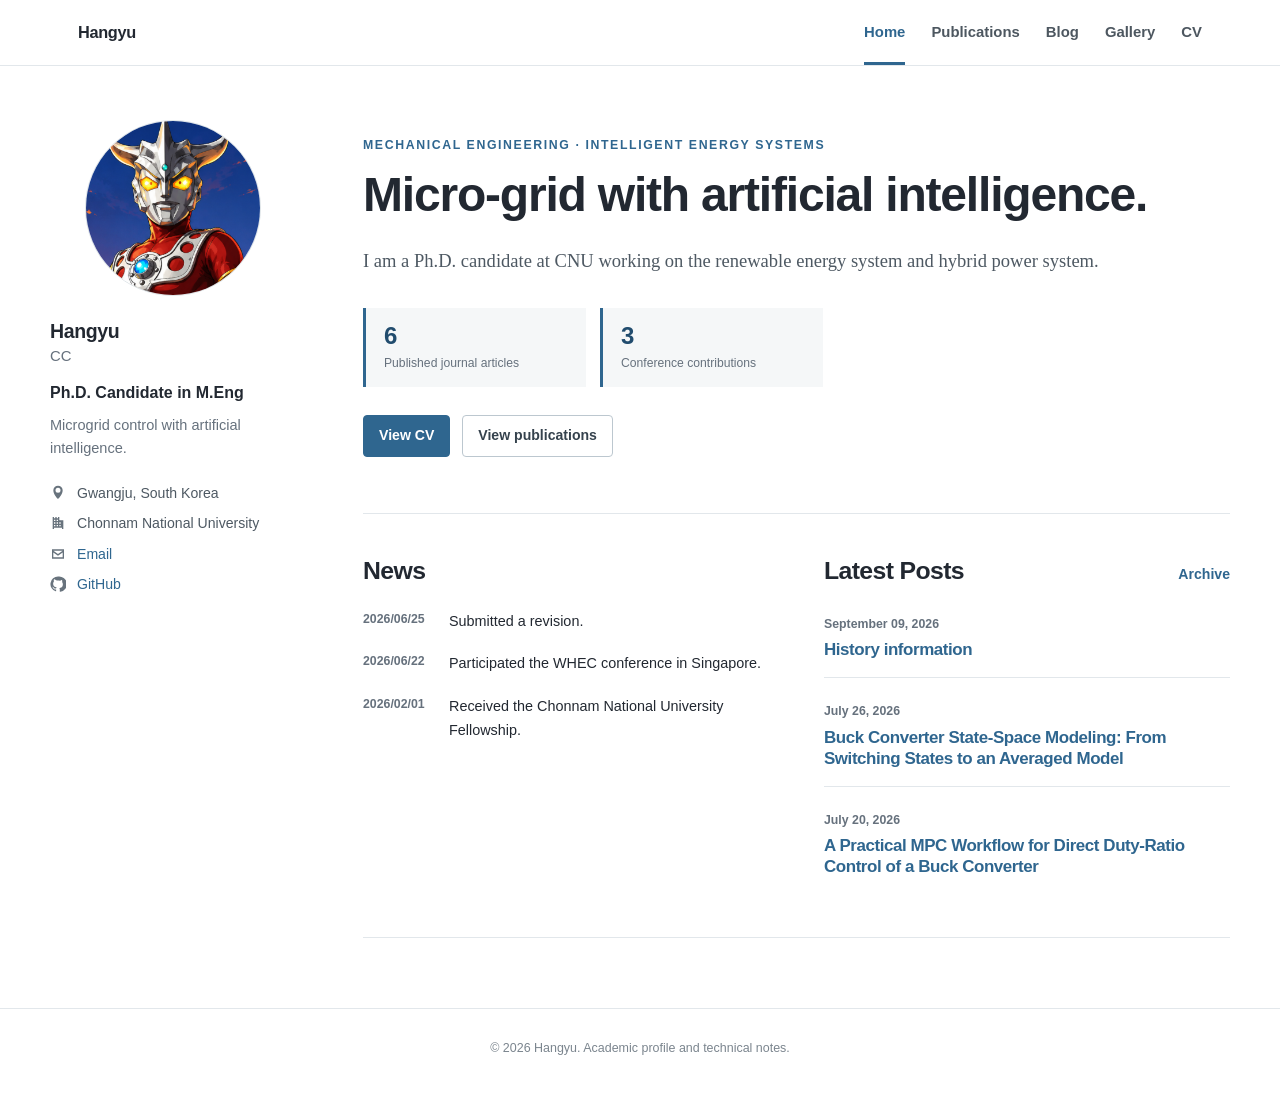
<file: index.html>
<!-- Force GitHub Pages redeployment -->
<!doctype html>
<html lang="en">
<head>
  <meta charset="utf-8">
  <meta name="viewport" content="width=device-width, initial-scale=1">
  <meta name="description" content="Academic profile and publications of Cheng Hangyu, a Ph.D. candidate working on intelligent control and hydrogen energy systems.">
  <title>Cheng Hangyu</title>
  <link rel="stylesheet" href="assets/css/style.css?v=20260914-1">
</head>
<body data-page="home">
  <noscript>This website requires JavaScript to render its content.</noscript>
  <script src="assets/js/blog-index.js?v=20260914-1"></script>
  <script src="assets/js/site-data.js?v=20260914-1"></script>
  <script src="assets/js/site.js?v=20260914-1"></script>
</body>
</html>
</file>
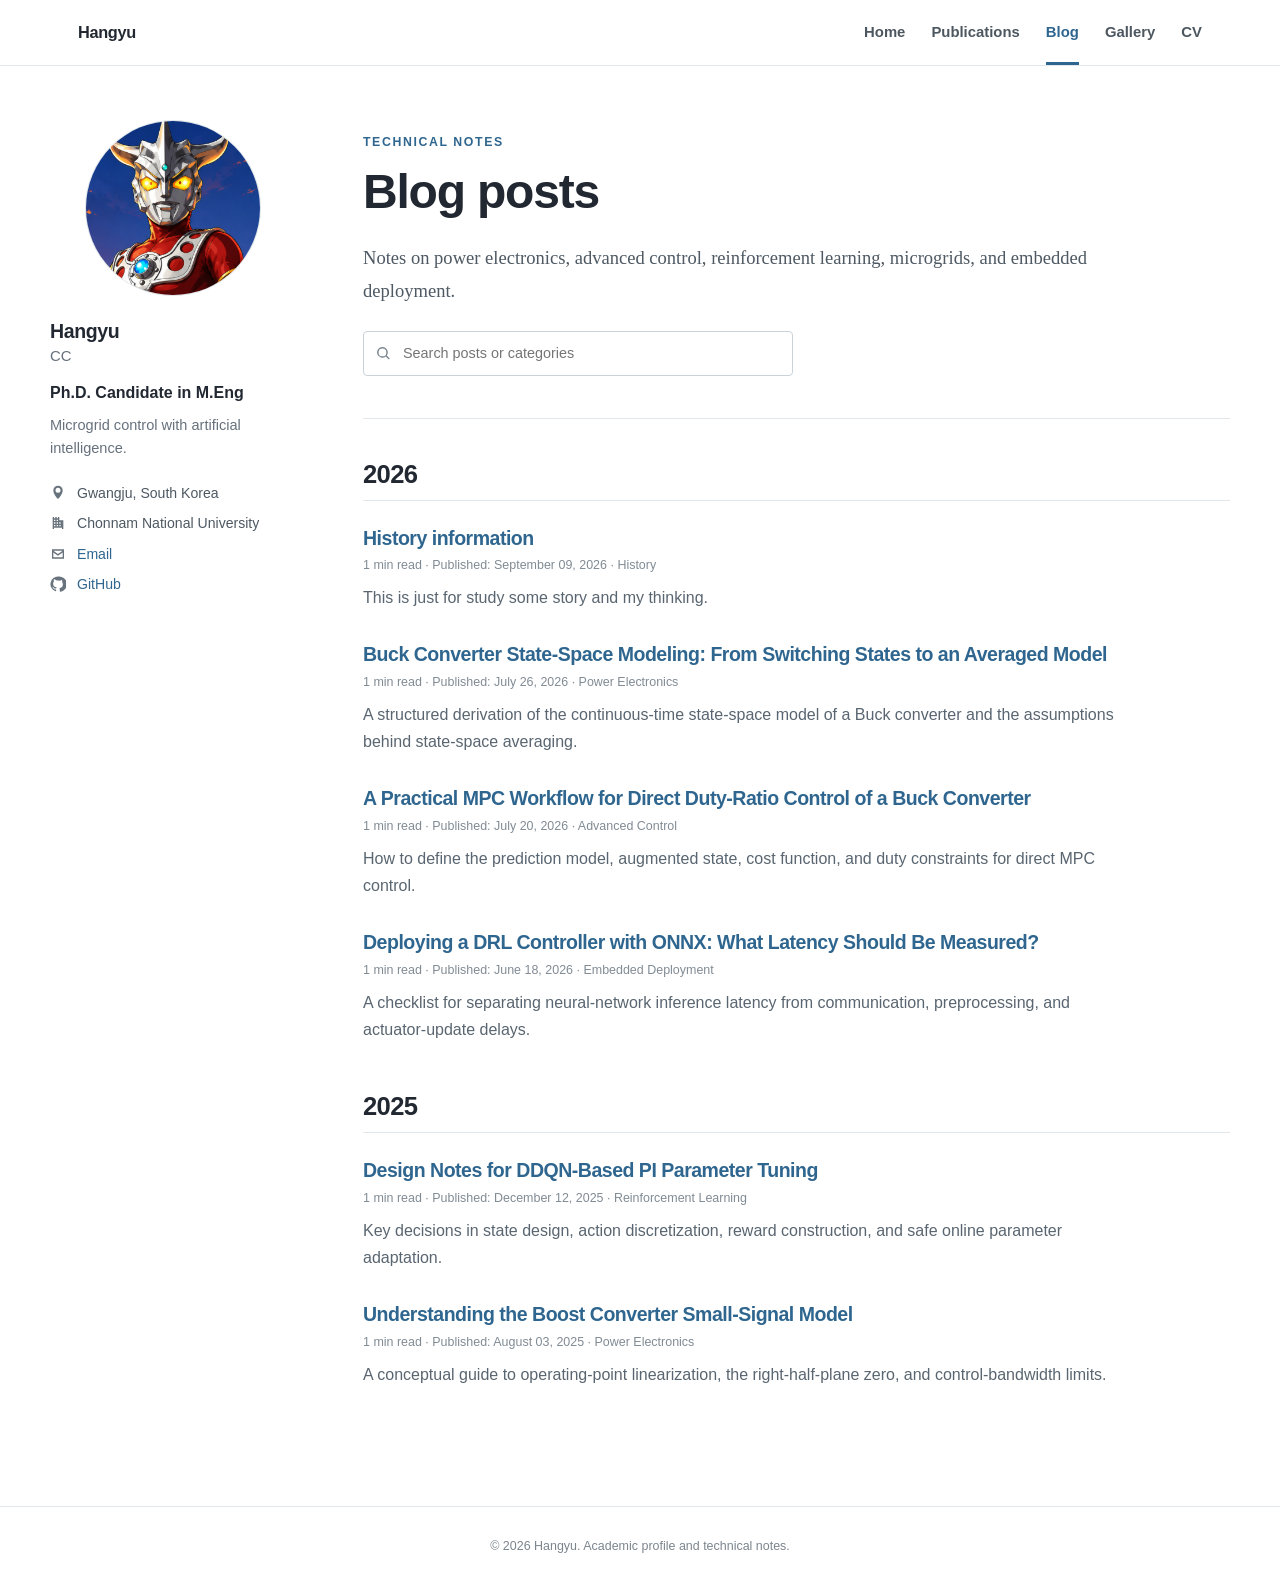
<file: blog.html>
<!doctype html>
<html lang="en">
<head>
  <meta charset="utf-8">
  <meta name="viewport" content="width=device-width, initial-scale=1">
  <meta name="description" content="Academic profile and publications of Cheng Hangyu, a Ph.D. candidate working on intelligent control and hydrogen energy systems.">
  <title>Cheng Hangyu</title>
  <link rel="stylesheet" href="assets/css/style.css?v=20260914-1">
</head>
<body data-page="blog">
  <noscript>This website requires JavaScript to render its content.</noscript>
  <script src="assets/js/blog-index.js?v=20260914-1"></script>
  <script src="assets/js/site-data.js?v=20260914-1"></script>
  <script src="assets/js/site.js?v=20260914-1"></script>
</body>
</html>
</file>
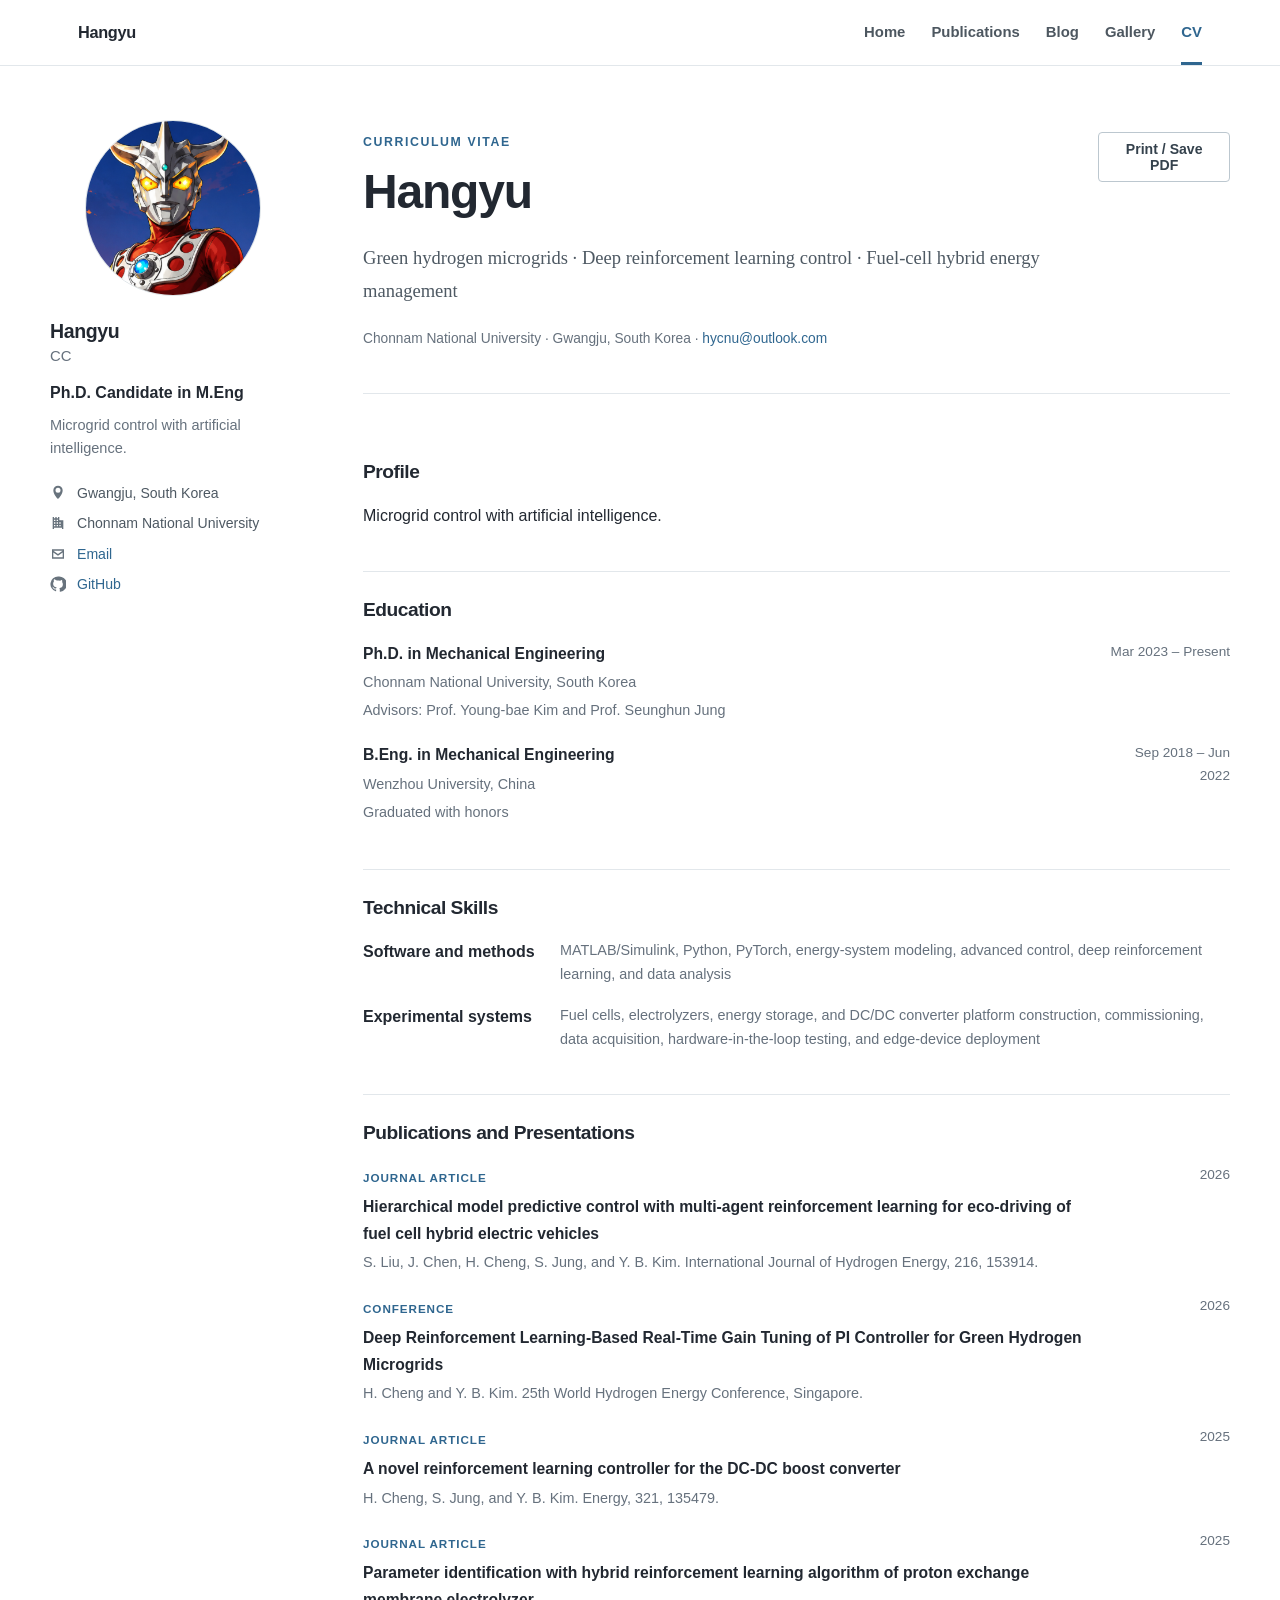
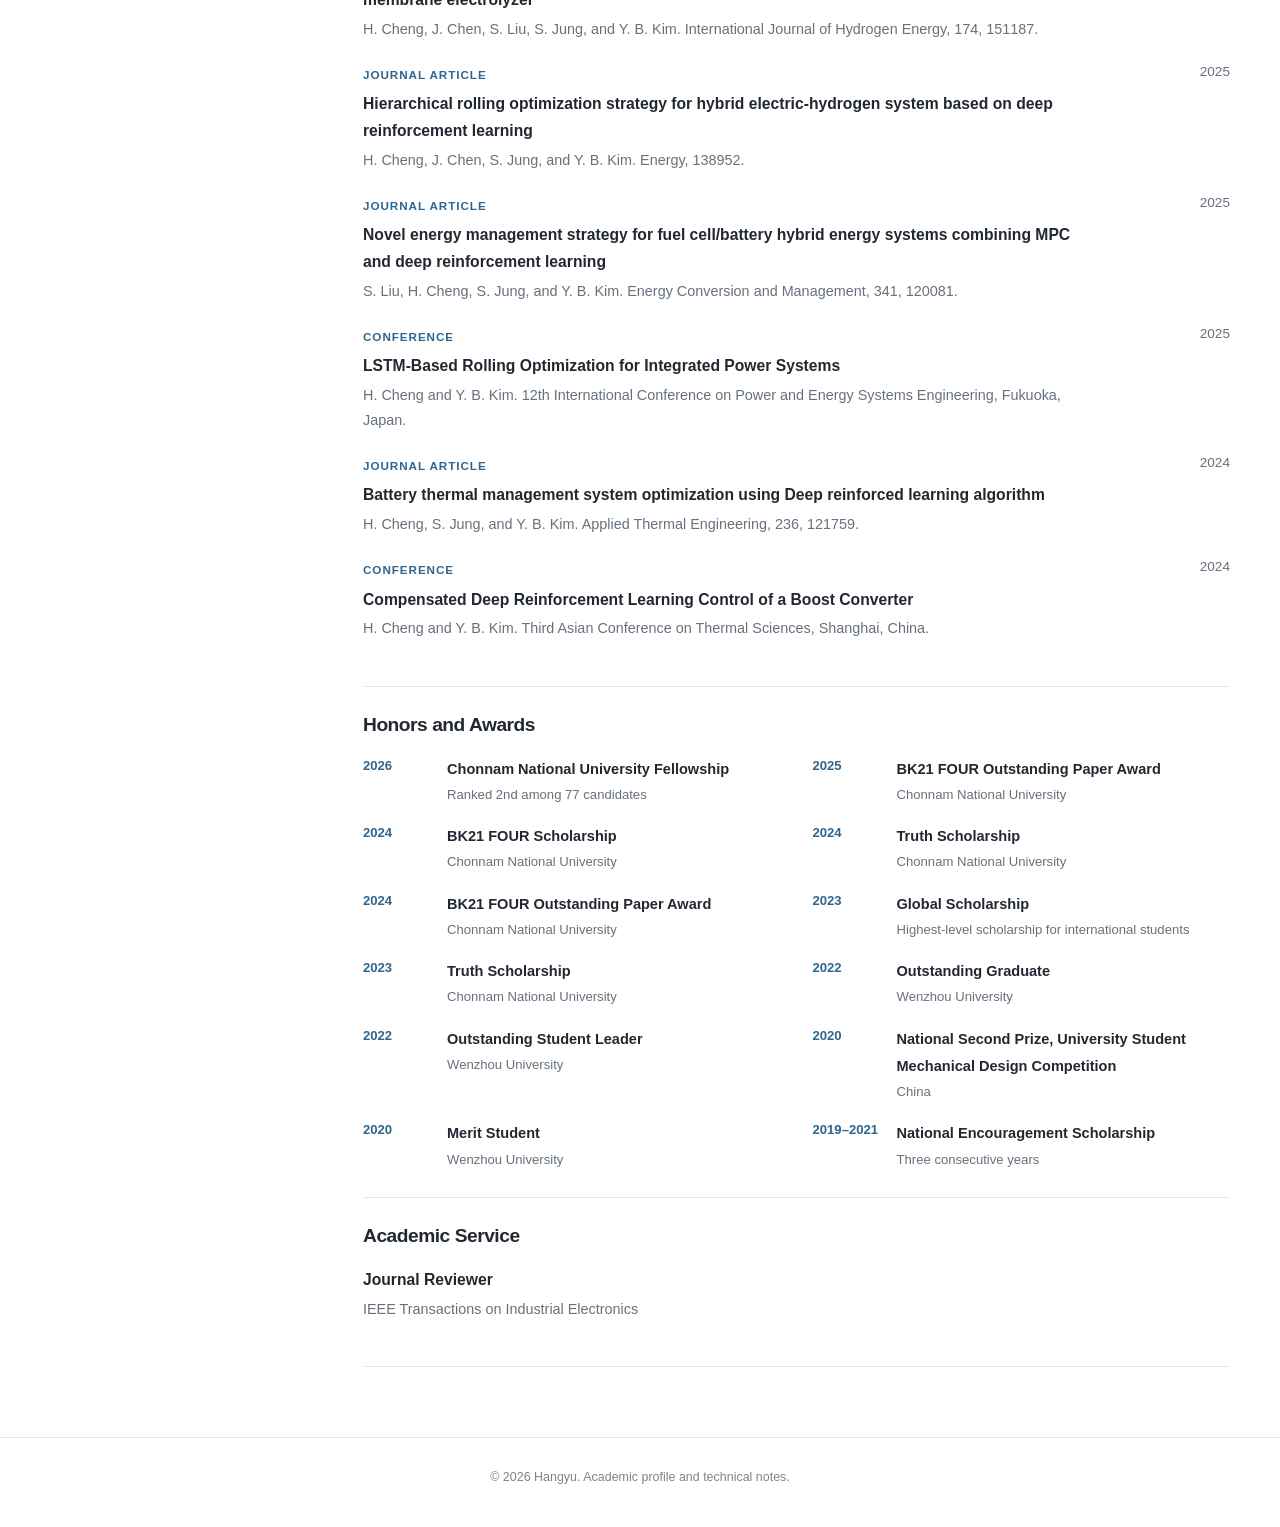
<file: cv.html>
<!doctype html>
<html lang="en">
<head>
  <meta charset="utf-8">
  <meta name="viewport" content="width=device-width, initial-scale=1">
  <meta name="description" content="Academic profile and publications of Cheng Hangyu, a Ph.D. candidate working on intelligent control and hydrogen energy systems.">
  <title>Cheng Hangyu</title>
  <link rel="stylesheet" href="assets/css/style.css?v=20260914-1">
</head>
<body data-page="cv">
  <noscript>This website requires JavaScript to render its content.</noscript>
  <script src="assets/js/site-data.js?v=20260914-1"></script>
  <script src="assets/js/site.js?v=20260914-1"></script>
</body>
</html>
</file>
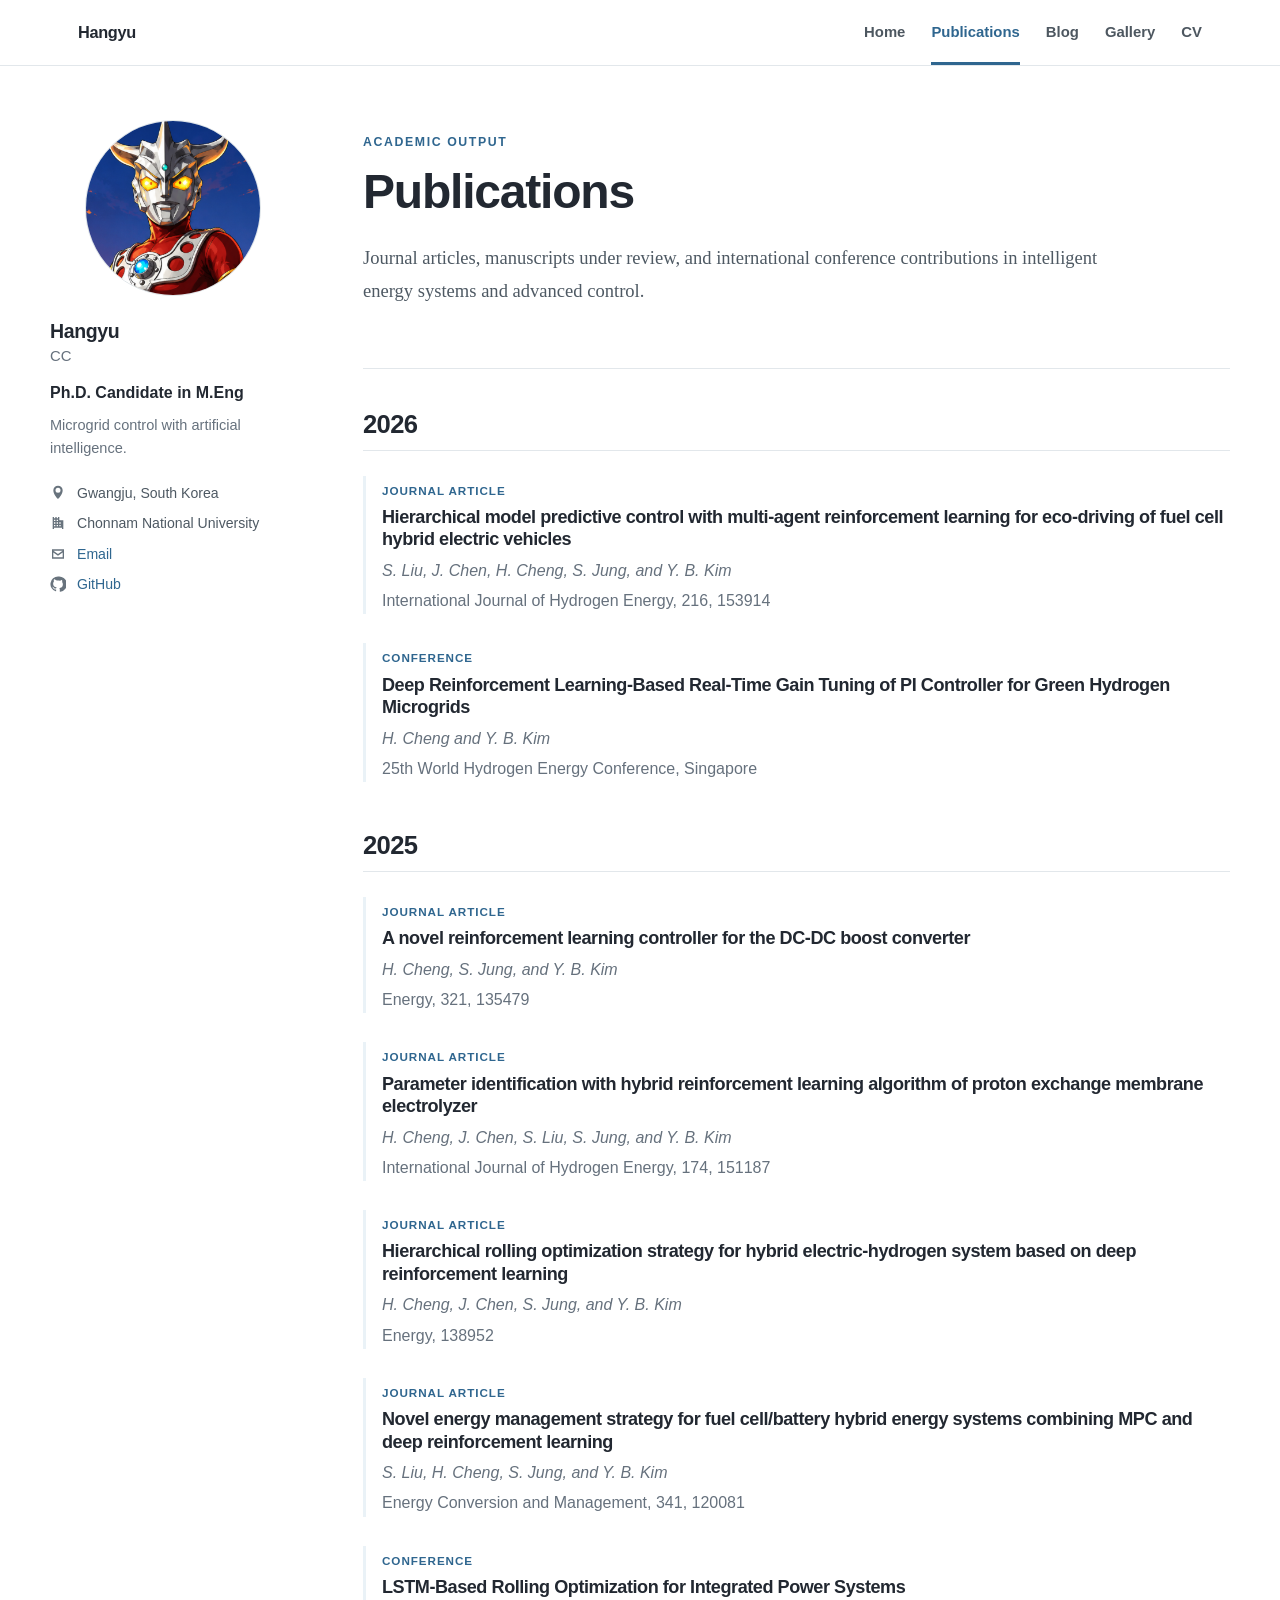
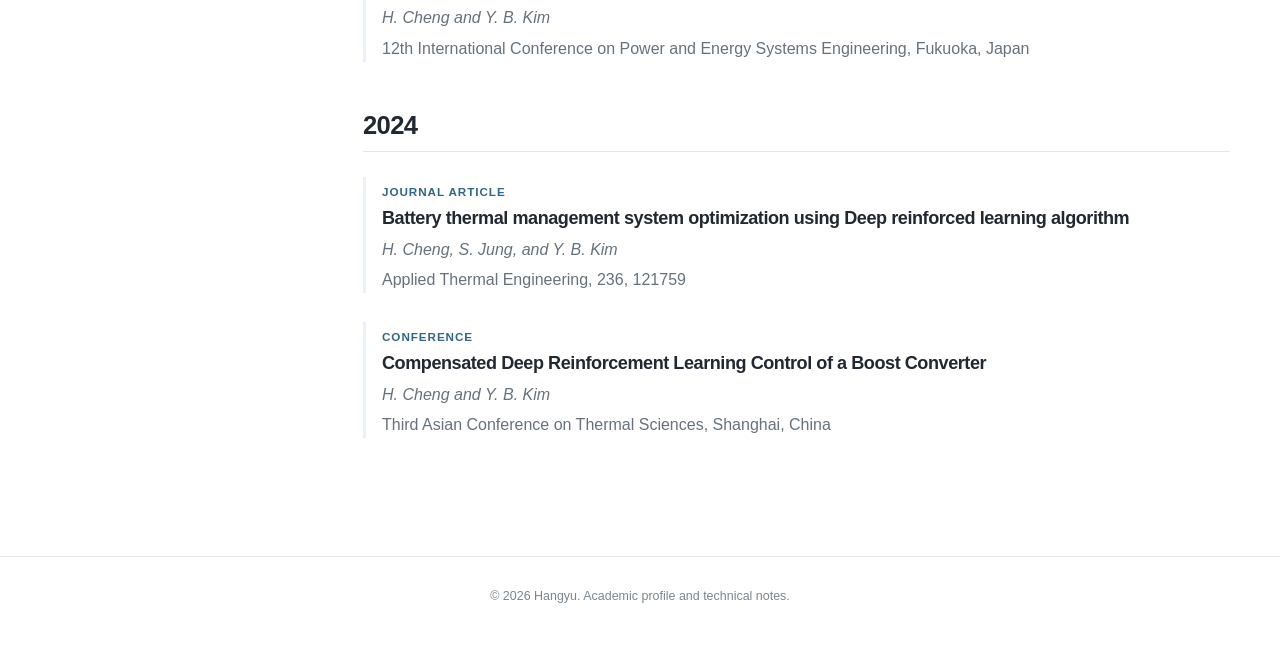
<file: publications.html>
<!doctype html>
<html lang="en">
<head>
  <meta charset="utf-8">
  <meta name="viewport" content="width=device-width, initial-scale=1">
  <meta name="description" content="Academic profile and publications of Cheng Hangyu, a Ph.D. candidate working on intelligent control and hydrogen energy systems.">
  <title>Cheng Hangyu</title>
  <link rel="stylesheet" href="assets/css/style.css?v=20260914-1">
</head>
<body data-page="publications">
  <noscript>This website requires JavaScript to render its content.</noscript>
  <script src="assets/js/site-data.js?v=20260914-1"></script>
  <script src="assets/js/site.js?v=20260914-1"></script>
</body>
</html>
</file>
<file: assets/css/style.css>
:root {
  --ink: #222831;
  --muted: #66717d;
  --line: #e2e7eb;
  --soft: #f5f7f8;
  --accent: #2f668f;
  --accent-dark: #214c6e;
  --accent-soft: #eaf2f7;
  --max-width: 1180px;
  --sidebar-width: 245px;
}

* { box-sizing: border-box; }
html { scroll-behavior: smooth; }
body {
  margin: 0;
  color: var(--ink);
  background: #fff;
  font-family: -apple-system, BlinkMacSystemFont, "Segoe UI", "Noto Sans", Helvetica, Arial, sans-serif;
  font-size: 16px;
  line-height: 1.7;
}

a { color: var(--accent); text-decoration: none; }
a:hover { color: var(--accent-dark); text-decoration: underline; }
img { max-width: 100%; }
code { font-family: "SFMono-Regular", Consolas, monospace; font-size: .9em; background: var(--soft); padding: .1rem .35rem; border-radius: 4px; }

.site-header {
  position: sticky;
  top: 0;
  z-index: 50;
  background: rgba(255,255,255,.96);
  border-bottom: 1px solid var(--line);
  backdrop-filter: blur(12px);
}
.header-inner {
  max-width: var(--max-width);
  min-height: 64px;
  margin: 0 auto;
  padding: 0 28px;
  display: flex;
  align-items: center;
  justify-content: space-between;
  gap: 30px;
}
.site-title { color: var(--ink); font-weight: 700; letter-spacing: -.02em; font-size: 1.02rem; }
.site-title:hover { text-decoration: none; }
.top-nav { display: flex; align-items: center; gap: 26px; }
.top-nav a { color: #4d5760; font-size: .93rem; font-weight: 600; padding: 20px 0 17px; border-bottom: 3px solid transparent; }
.top-nav a:hover { text-decoration: none; color: var(--accent); }
.top-nav a[aria-current="page"] { color: var(--accent); border-color: var(--accent); }
.nav-toggle { display: none; border: 0; background: transparent; width: 42px; height: 42px; padding: 9px; cursor: pointer; color: var(--ink); }
.nav-toggle svg { width: 100%; height: 100%; fill: currentColor; }

.page-shell {
  width: min(var(--max-width), calc(100% - 56px));
  margin: 0 auto;
  display: grid;
  grid-template-columns: var(--sidebar-width) minmax(0, 1fr);
  gap: 68px;
  padding: 54px 0 70px;
}

.profile-sidebar { align-self: start; position: sticky; top: 108px; }
.avatar { width: 176px; height: 176px; object-fit: cover; border-radius: 50%; display: block; margin: 0 auto 23px; border: 1px solid #dfe5e8; }
.profile-names h2 { font-size: 1.22rem; margin: 0; letter-spacing: -.02em; }
.name-zh { margin: 0 0 12px; color: var(--muted); font-size: .93rem; }
.profile-title { font-weight: 650; line-height: 1.45; margin: 0 0 10px; }
.profile-bio { color: var(--muted); font-size: .91rem; line-height: 1.6; margin: 0 0 22px; }
.profile-meta { list-style: none; padding: 0; margin: 0; display: grid; gap: 10px; }
.profile-meta li { display: grid; grid-template-columns: 18px minmax(0,1fr); align-items: start; gap: 9px; color: #4e5963; font-size: .88rem; line-height: 1.45; }
.profile-meta svg { width: 16px; height: 16px; fill: #68737d; margin-top: 2px; }
.profile-meta a { overflow-wrap: anywhere; }

.main-content { min-width: 0; }
.eyebrow { color: var(--accent); font-size: .77rem; font-weight: 800; letter-spacing: .13em; text-transform: uppercase; margin: 0 0 9px; }
h1, h2, h3 { line-height: 1.25; letter-spacing: -.025em; }
h1 { font-size: clamp(2rem, 4vw, 3rem); margin: 0 0 20px; }
h2 { font-size: 1.55rem; margin: 0 0 18px; }
h3 { font-size: 1.06rem; }
.lead { font-family: Georgia, "Times New Roman", serif; color: #4e5963; font-size: 1.16rem; line-height: 1.75; max-width: 780px; }
.intro-section { padding: 15px 0 56px; border-bottom: 1px solid var(--line); }
.page-header { padding: 12px 0 42px; border-bottom: 1px solid var(--line); margin-bottom: 40px; }
.content-section { padding: 42px 0; border-bottom: 1px solid var(--line); }
.section-heading { display: flex; justify-content: space-between; align-items: baseline; gap: 20px; margin-bottom: 22px; }
.section-heading h2 { margin: 0; }
.section-heading > a { font-size: .88rem; font-weight: 650; }
.button-row { display: flex; gap: 12px; margin-top: 28px; flex-wrap: wrap; }
.button { appearance: none; display: inline-flex; align-items: center; justify-content: center; min-height: 40px; padding: 8px 15px; border: 1px solid #bcc7cf; border-radius: 4px; background: #fff; color: #35424d; font-weight: 700; font-size: .88rem; cursor: pointer; }
.button:hover { text-decoration: none; border-color: var(--accent); color: var(--accent); }
.button.primary { background: var(--accent); color: #fff; border-color: var(--accent); }
.button.primary:hover { background: var(--accent-dark); }

.tag-list { display: flex; flex-wrap: wrap; gap: 7px; margin-top: 17px; }
.tag-list span { color: #415564; background: var(--accent-soft); border-radius: 2px; padding: 3px 7px; font-size: .72rem; font-weight: 650; }
.profile-stats { display: grid; grid-template-columns: repeat(2, minmax(0, 1fr)); gap: 14px; max-width: 460px; margin-top: 30px; }
.profile-stats div { padding: 16px 18px; border-left: 3px solid var(--accent); background: var(--soft); }
.profile-stats strong { display: block; color: var(--accent-dark); font-size: 1.5rem; line-height: 1; }
.profile-stats span { display: block; margin-top: 7px; color: var(--muted); font-size: .76rem; line-height: 1.35; }
.two-column-section { display: grid; grid-template-columns: 1fr 1fr; gap: 55px; }
.news-list, .compact-post-list { display: grid; gap: 18px; }
.news-item { display: grid; grid-template-columns: 72px 1fr; gap: 14px; }
.news-item time, .compact-post-list time { color: var(--muted); font-size: .77rem; font-weight: 700; }
.news-item p { margin: 0; font-size: .9rem; }
.compact-post-list article { padding-bottom: 17px; border-bottom: 1px solid var(--line); }
.compact-post-list article:last-child { border: 0; }
.compact-post-list h3 { margin: 3px 0 0; }

.framework-flow { display: flex; align-items: center; flex-wrap: wrap; gap: 10px; }
.framework-flow span { border: 1px solid var(--line); padding: 8px 12px; border-radius: 3px; font-size: .86rem; font-weight: 650; }
.framework-flow b { color: #a4afb8; }

.archive-year { margin-bottom: 48px; }
.year-title { font-size: 1.6rem; padding-bottom: 9px; border-bottom: 1px solid var(--line); margin-bottom: 25px; }
.archive-post { margin: 0 0 31px; }
.archive-post h3 { font-size: 1.22rem; margin: 0 0 5px; }
.archive-post > p:last-child { color: #596570; margin: 8px 0 0; max-width: 760px; }
.post-meta { color: #818b94; font-size: .78rem; margin: 0; }
.search-box { display: flex; align-items: center; gap: 9px; max-width: 430px; border: 1px solid #cbd3d9; border-radius: 4px; padding: 8px 11px; margin-top: 24px; }
.search-box:focus-within { border-color: var(--accent); box-shadow: 0 0 0 3px var(--accent-soft); }
.search-box svg { width: 17px; height: 17px; fill: #7b858e; flex: 0 0 auto; }
.search-box input { border: 0; outline: 0; width: 100%; font: inherit; font-size: .9rem; color: var(--ink); }
.empty-state { background: var(--soft); padding: 20px; border-radius: 4px; color: var(--muted); }

.publication-item { margin: 0 0 29px; padding-left: 16px; border-left: 3px solid var(--accent-soft); }
.publication-item h3 { font-size: 1.13rem; margin: 3px 0 6px; }
.publication-item p { margin: 3px 0; color: var(--muted); }
.pub-type { color: var(--accent); font-size: .73rem; font-weight: 800; text-transform: uppercase; letter-spacing: .08em; }
.authors { font-style: italic; }

.article-header { padding-bottom: 30px; border-bottom: 1px solid var(--line); margin-bottom: 34px; }
.article-header h1 { max-width: 850px; }
.back-link { display: inline-block; margin-bottom: 28px; font-size: .85rem; font-weight: 650; }
.article-body { max-width: 780px; font-family: Georgia, "Times New Roman", serif; font-size: 1.05rem; color: #303840; }
.article-body h2 { font-family: -apple-system, BlinkMacSystemFont, "Segoe UI", sans-serif; margin: 2.3rem 0 .8rem; }
.article-body p, .article-body li { line-height: 1.85; }
.article-body .equation { font-family: "Cambria Math", Georgia, serif; text-align: center; padding: 20px; margin: 22px 0; background: var(--soft); border-radius: 4px; font-size: 1.1rem; }
.note { border-left: 3px solid var(--accent); background: var(--accent-soft); padding: 14px 17px; margin: 24px 0; }

.cv-header { display: flex; justify-content: space-between; align-items: flex-start; gap: 24px; }
.cv-section { padding: 26px 0; border-bottom: 1px solid var(--line); }
.cv-section h2 { font-size: 1.2rem; }
.cv-entry { display: grid; grid-template-columns: 1fr 120px; gap: 28px; margin-bottom: 19px; }
.cv-entry strong { font-size: .98rem; }
.cv-entry p { color: var(--muted); margin: 3px 0 0; font-size: .9rem; }
.cv-entry time { color: var(--muted); text-align: right; font-size: .85rem; }
.cv-contact { margin: 20px 0 0; color: var(--muted); font-size: .86rem; }
.cv-skill { display: grid; grid-template-columns: 175px 1fr; gap: 22px; margin-bottom: 16px; }
.cv-skill p { margin: 0; color: var(--muted); font-size: .9rem; }
.cv-publication strong { display: block; margin-top: 4px; }
.award-grid { display: grid; grid-template-columns: 1fr 1fr; gap: 16px 32px; }
.award-item { display: grid; grid-template-columns: 72px 1fr; gap: 12px; align-items: start; }
.award-item time { color: var(--accent); font-size: .82rem; font-weight: 750; }
.award-item strong { font-size: .91rem; }
.award-item p { margin: 2px 0 0; color: var(--muted); font-size: .82rem; }

.gallery-timeline { display: grid; }
.gallery-year { display: grid; grid-template-columns: 78px minmax(0, 1fr); }
.gallery-year-label { position: relative; border-right: 1px solid #cbd5dc; }
.gallery-year-label::after { content: ""; position: absolute; top: 8px; right: -5px; width: 9px; height: 9px; border-radius: 50%; background: var(--accent); box-shadow: 0 0 0 4px #fff; }
.gallery-year-label span { position: sticky; top: 88px; display: block; padding-right: 20px; color: var(--accent-dark); font-size: 1.05rem; font-weight: 800; letter-spacing: -.02em; }
.gallery-year-content { min-width: 0; padding: 0 0 52px 30px; }
.gallery-year:last-child .gallery-year-content { padding-bottom: 0; }
.gallery-grid { display: grid; grid-template-columns: repeat(auto-fill, minmax(235px, 1fr)); gap: 26px 20px; }
.gallery-card { min-width: 0; }
.gallery-open { display: block; width: 100%; padding: 0; overflow: hidden; border: 0; border-radius: 5px; background: var(--soft); cursor: zoom-in; }
.gallery-open:focus-visible { outline: 3px solid var(--accent); outline-offset: 3px; }
.gallery-open img { display: block; width: 100%; aspect-ratio: 4 / 3; object-fit: cover; transition: transform .25s ease; }
.gallery-open:hover img { transform: scale(1.025); }
.gallery-caption { padding: 13px 2px 0; }
.gallery-caption h2 { margin: 0 0 4px; font-size: 1rem; }
.gallery-caption p { margin: 4px 0 0; color: var(--muted); font-size: .86rem; line-height: 1.55; }
.gallery-caption .gallery-meta { color: #7b858e; font-size: .76rem; }
.gallery-empty { padding: 48px; border: 1px dashed #cbd4da; border-radius: 6px; background: var(--soft); text-align: center; }
.gallery-empty h2 { margin-bottom: 10px; }
.gallery-empty > p:last-child { max-width: 520px; margin: 0 auto; color: var(--muted); }
.gallery-lightbox { width: min(960px, calc(100% - 40px)); max-height: calc(100vh - 40px); padding: 16px; border: 0; border-radius: 7px; background: #fff; box-shadow: 0 24px 80px rgba(18, 28, 38, .28); }
.gallery-lightbox::backdrop { background: rgba(17, 25, 33, .78); }
.gallery-lightbox img { display: block; max-width: 100%; max-height: calc(100vh - 125px); margin: 0 auto; object-fit: contain; }
.gallery-close { position: absolute; top: 8px; right: 8px; width: 36px; height: 36px; border: 1px solid var(--line); border-radius: 50%; background: rgba(255,255,255,.94); color: var(--ink); font-size: 1.5rem; line-height: 1; cursor: pointer; }
.gallery-lightbox-caption { padding: 12px 42px 0 4px; color: var(--muted); font-size: .85rem; }

.site-footer { border-top: 1px solid var(--line); padding: 27px 28px 37px; color: #7b858e; text-align: center; font-size: .78rem; }
.site-footer p { margin: 2px 0; }
.footer-small { opacity: .85; }

@media (max-width: 940px) {
  .page-shell { grid-template-columns: 190px minmax(0,1fr); gap: 38px; }
  .avatar { width: 145px; height: 145px; }
}

@media (max-width: 760px) {
  .header-inner { padding: 0 18px; }
  .nav-toggle { display: block; }
  .top-nav { display: none; position: absolute; left: 0; right: 0; top: 64px; background: #fff; border-bottom: 1px solid var(--line); padding: 9px 18px 17px; flex-direction: column; align-items: stretch; gap: 0; }
  .top-nav.is-open { display: flex; }
  .top-nav a { padding: 10px 2px; border: 0; }
  .page-shell { width: min(100% - 36px, 700px); grid-template-columns: 1fr; gap: 35px; padding-top: 35px; }
  .profile-sidebar { position: static; display: grid; grid-template-columns: 100px 1fr; column-gap: 20px; align-items: start; padding-bottom: 30px; border-bottom: 1px solid var(--line); }
  .avatar { width: 100px; height: 100px; grid-row: span 3; margin: 0; }
  .profile-names h2 { margin-top: 2px; }
  .profile-bio { grid-column: 2; }
  .profile-meta { grid-column: 1 / -1; grid-template-columns: 1fr 1fr; margin-top: 10px; }
  .two-column-section { grid-template-columns: 1fr; gap: 45px; }
  .cv-header { display: block; }
  .cv-header .button { margin-top: 15px; }
  .award-grid { grid-template-columns: 1fr; }
}

@media (max-width: 480px) {
  body { font-size: 15px; }
  .profile-sidebar { grid-template-columns: 78px 1fr; column-gap: 15px; }
  .avatar { width: 78px; height: 78px; }
  .profile-meta { grid-template-columns: 1fr; }
  .gallery-year { grid-template-columns: 52px minmax(0, 1fr); }
  .gallery-year-label span { top: 76px; padding-right: 13px; font-size: .9rem; }
  .gallery-year-content { padding-left: 18px; padding-bottom: 40px; }
  .gallery-grid { grid-template-columns: 1fr; }
  .gallery-empty { padding: 34px 22px; }
  .cv-entry { grid-template-columns: 1fr; gap: 3px; }
  .cv-entry time { text-align: left; }
  .cv-skill { grid-template-columns: 1fr; gap: 3px; }
  .profile-stats { grid-template-columns: 1fr; }
}

@media print {
  .site-header, .profile-sidebar, .site-footer, .cv-header .button { display: none !important; }
  .page-shell { display: block; width: 100%; padding: 0; }
  .main-content { width: 100%; }
  a { color: inherit; }
  .cv-section { break-inside: avoid; }
}

/* Markdown article elements */
.article-body h1,
.article-body h3,
.article-body h4,
.article-body h5,
.article-body h6 {
  font-family: -apple-system, BlinkMacSystemFont, "Segoe UI", sans-serif;
  margin: 2rem 0 .75rem;
}
.article-body h1 { font-size: 1.9rem; }
.article-body h3 { font-size: 1.2rem; }
.article-body a { overflow-wrap: anywhere; }
.article-body img { display: block; max-width: 100%; height: auto; margin: 1.6rem auto; border-radius: 4px; }
.article-body blockquote { margin: 1.6rem 0; padding: .25rem 1.1rem; border-left: 4px solid var(--accent); background: var(--accent-soft); color: #4d5963; }
.article-body blockquote p { margin: .75rem 0; }
.article-body pre { overflow-x: auto; margin: 1.6rem 0; padding: 17px 19px; border: 1px solid #d9e0e5; border-radius: 5px; background: #f5f7f8; font-family: "SFMono-Regular", Consolas, "Liberation Mono", monospace; font-size: .88rem; line-height: 1.65; }
.article-body code { padding: .12rem .34rem; border-radius: 3px; background: #eef2f4; font-family: "SFMono-Regular", Consolas, "Liberation Mono", monospace; font-size: .9em; }
.article-body pre code { padding: 0; background: transparent; font-size: inherit; }
.article-body hr { border: 0; border-top: 1px solid var(--line); margin: 2.3rem 0; }
.article-body .table-wrap { overflow-x: auto; margin: 1.6rem 0; }
.article-body table { width: 100%; border-collapse: collapse; font-family: -apple-system, BlinkMacSystemFont, "Segoe UI", sans-serif; font-size: .9rem; }
.article-body th,
.article-body td { padding: 10px 12px; border: 1px solid #dbe1e5; text-align: left; vertical-align: top; }
.article-body th { background: #f4f6f7; font-weight: 700; }
.math-display { overflow-x: auto; text-align: center; margin: 1.6rem 0; padding: 12px; }
</file>
